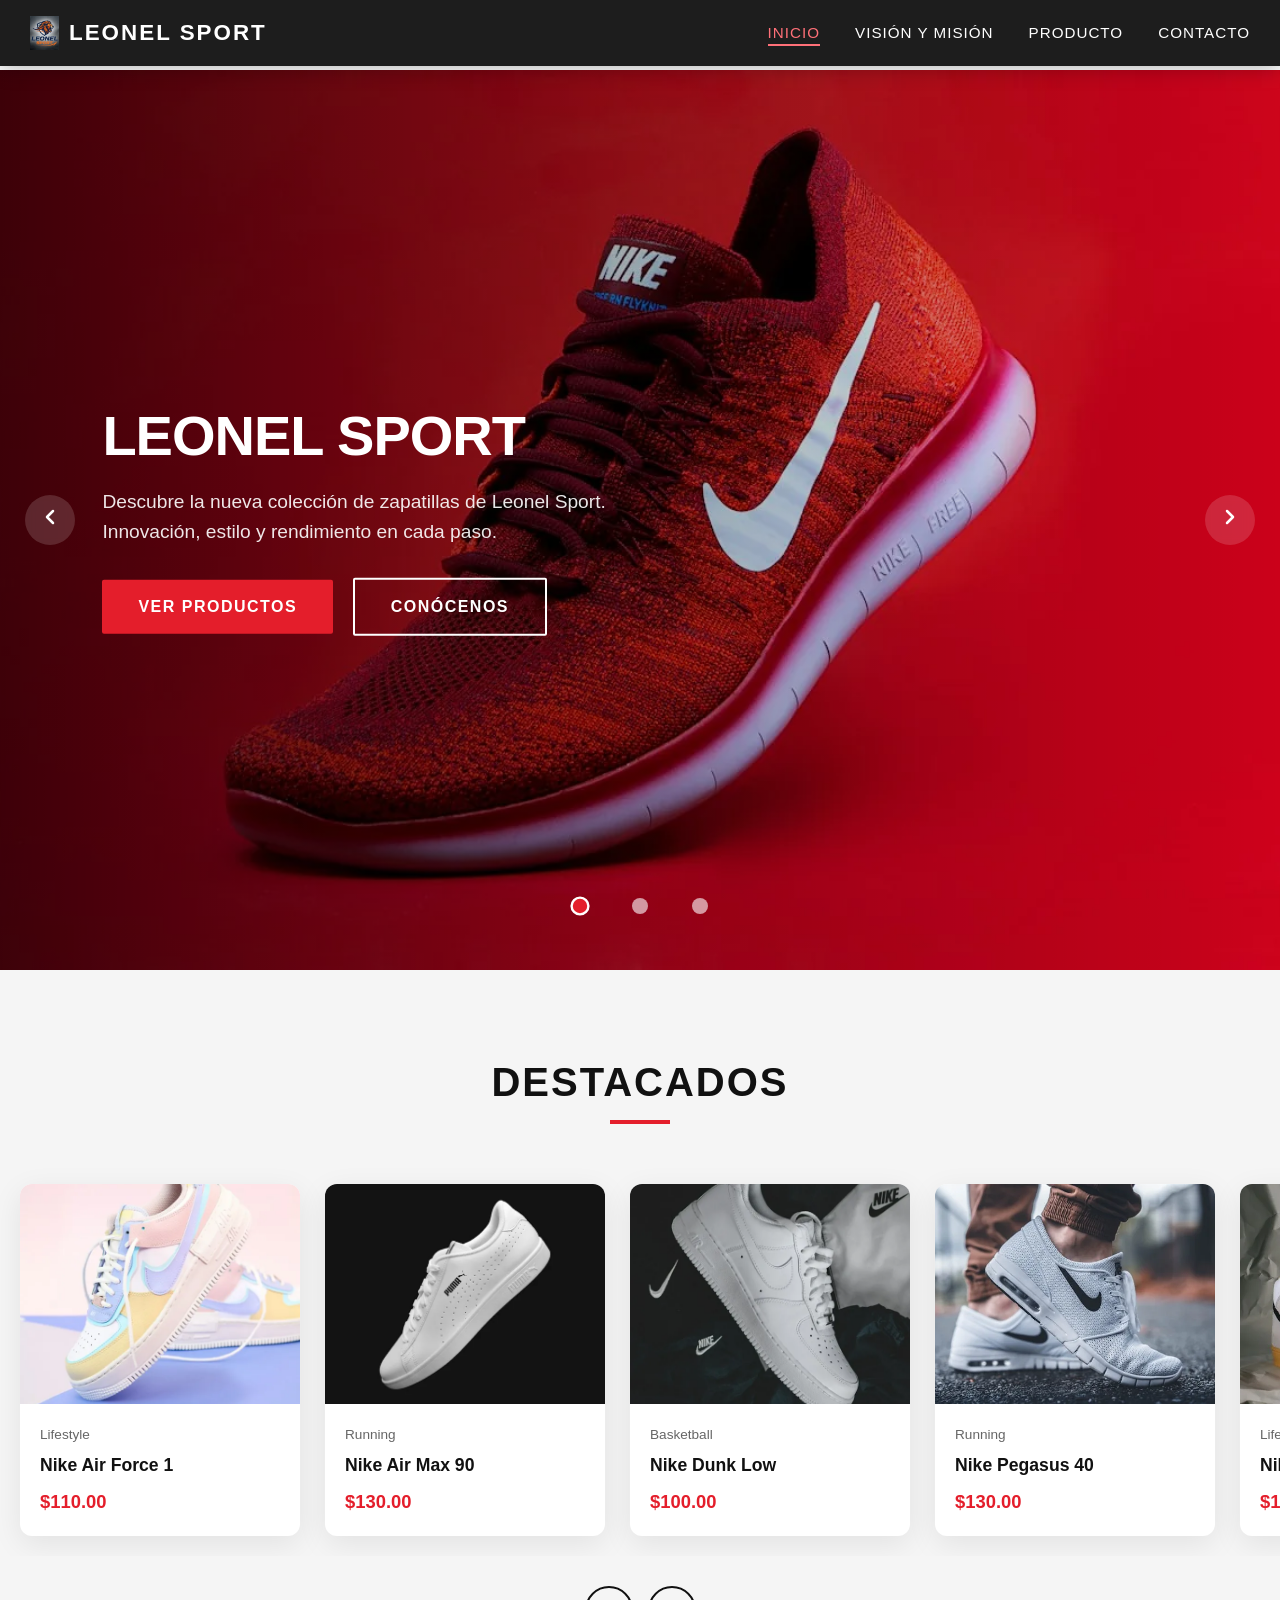
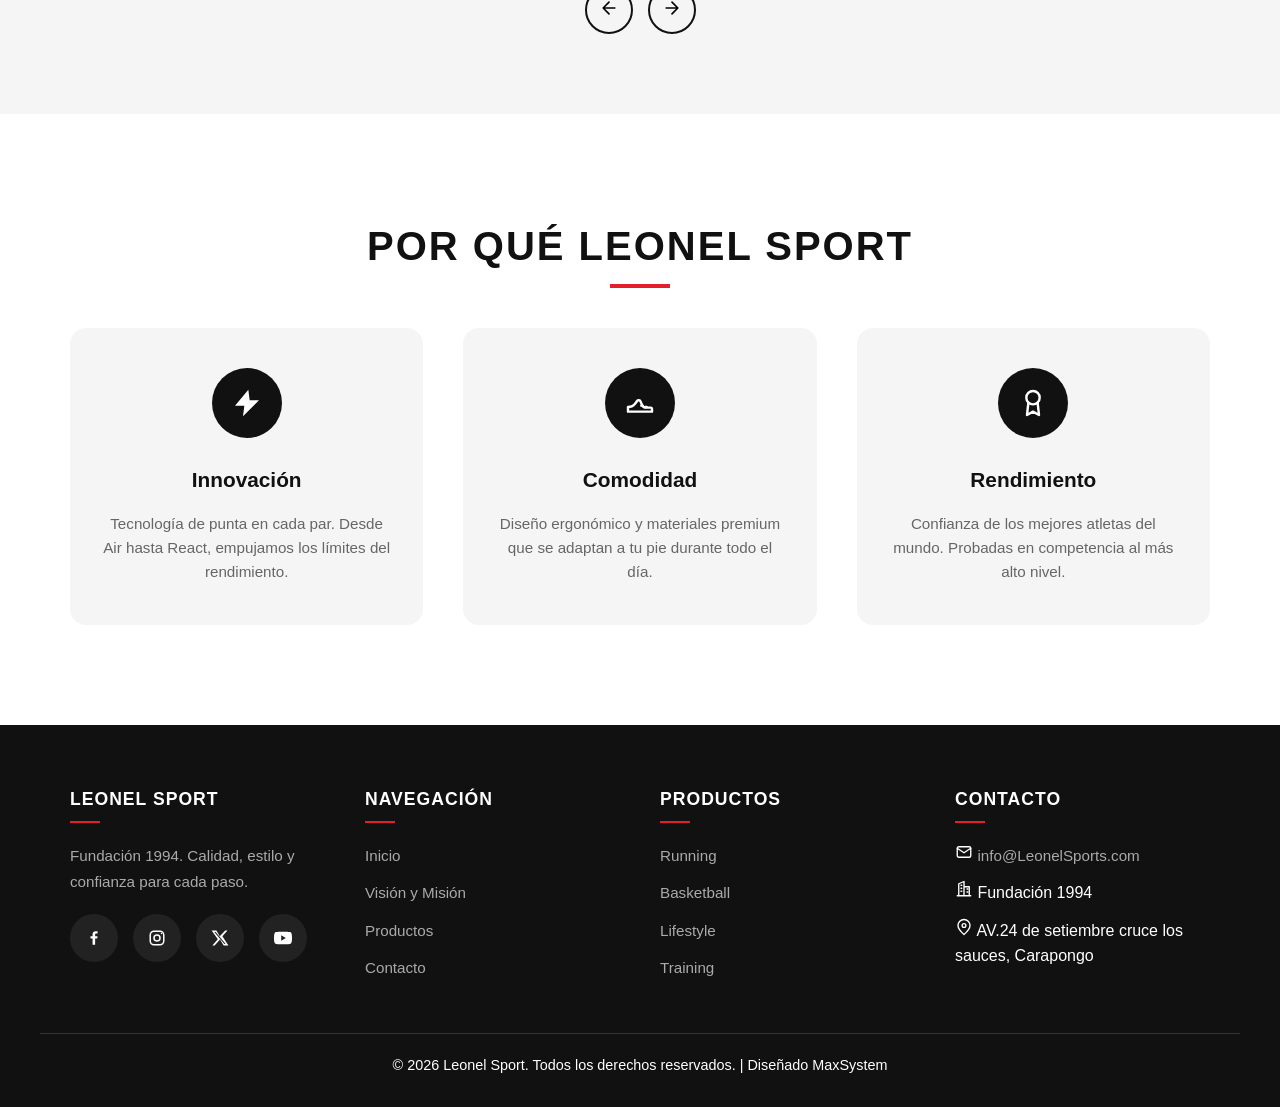
<file: index.html>
<!DOCTYPE html>
<html lang="es">
<head>
    <meta charset="UTF-8">
    <meta name="viewport" content="width=device-width, initial-scale=1.0">
    <title>Leonel Sport | Inicio</title>
    <meta name="description" content="Descubre la colección de Leonel Sport para running, lifestyle y entrenamiento. Explora modelos y conoce nuestra marca.">
    <link rel="preload" as="image" href="img/slide1.webp" media="(min-width: 769px)" fetchpriority="high">
    <link rel="preload" as="image" href="img/slide1-mobile.webp" media="(max-width: 768px)" fetchpriority="high">
    <link rel="stylesheet" href="css/styles.css">
</head>
<body>
    <!-- HEADER / NAV -->
    <header>
        <div class="nav-container">
            <a href="index.html" class="logo">
            <img src="img/logo.webp" alt="" width="180" height="211">
            <span>Leonel Sport</span>
            </a>
            <nav aria-label="Navegación principal">
            <ul class="nav-menu" id="nav-menu">
                <li><a href="index.html" class="active">Inicio</a></li>
                <li><a href="vision.html">Visión y Misión</a></li>
                <li><a href="producto.html">Producto</a></li>
                <li><a href="contacto.html">Contacto</a></li>
            </ul>
            </nav>
            <button type="button" class="menu-toggle" aria-label="Abrir menú" aria-expanded="false" aria-controls="nav-menu">
                <span></span>
                <span></span>
                <span></span>
            </button>
        </div>
    </header>

    <!-- HERO SLIDER -->
    <main>
    <section class="hero-slider" aria-label="Promociones destacadas">
        <div class="slides">
            <div class="slide">
                <div class="slide-content">
                    <h1>Leonel Sport</h1>
                    <p>Descubre la nueva colección de zapatillas de Leonel Sport. Innovación, estilo y rendimiento en cada paso.</p>
                    <a href="producto.html" class="btn">Ver Productos</a>
                    <a href="vision.html" class="btn btn-outline">Conócenos</a>
                </div>
            </div>
            <div class="slide" data-background="img/slide2.webp" data-background-mobile="img/slide2-mobile.webp">
                <div class="slide-content">
                    <h2>Air Max Revolution</h2>
                    <p>Máximo confort y diseño icónico. La tecnología Air que cambió el juego para siempre.</p>
                    <a href="producto.html" class="btn">Explorar</a>
                </div>
            </div>
            <div class="slide" data-background="img/slide3.webp" data-background-mobile="img/slide3-mobile.webp">
                <div class="slide-content">
                    <h2>Rendimiento Elite</h2>
                    <p>Diseñadas para atletas. Construidas para superarte a ti mismo cada día.</p>
                    <a href="producto.html" class="btn">Comprar Ahora</a>
                </div>
            </div>
        </div>
        <div class="slider-arrows">
            <button type="button" class="arrow prev" aria-label="Promoción anterior"><svg aria-hidden="true" viewBox="0 0 24 24" width="24" height="24" fill="none" stroke="currentColor" stroke-width="2.5" stroke-linecap="round" stroke-linejoin="round"><path d="m15 18-6-6 6-6"/></svg></button>
            <button type="button" class="arrow next" aria-label="Promoción siguiente"><svg aria-hidden="true" viewBox="0 0 24 24" width="24" height="24" fill="none" stroke="currentColor" stroke-width="2.5" stroke-linecap="round" stroke-linejoin="round"><path d="m9 18 6-6-6-6"/></svg></button>
        </div>
        <div class="slider-nav">
            <button type="button" class="slider-dot active" aria-label="Mostrar promoción 1" aria-current="true"></button>
            <button type="button" class="slider-dot" aria-label="Mostrar promoción 2"></button>
            <button type="button" class="slider-dot" aria-label="Mostrar promoción 3"></button>
        </div>
    </section>

    <!-- CAROUSEL BAR -->
    <section class="carousel-section">
        <div class="section-title">
            <h2>Destacados</h2>
        </div>
        <div class="carousel-container">
            <div class="carousel-track">
                <div class="carousel-item">
                    <img src="img/product1.webp" alt="Zapatilla Nike Air Force 1, vista lateral" width="600" height="900" loading="lazy" decoding="async">
                    <div class="carousel-info">
                        <p class="category">Lifestyle</p>
                        <h3>Nike Air Force 1</h3>
                        <p class="price">$110.00</p>
                    </div>
                </div>
                <div class="carousel-item">
                    <img src="img/product2.webp" alt="Zapatilla Nike Air Max 90, vista lateral" width="600" height="450" loading="lazy" decoding="async">
                    <div class="carousel-info">
                        <p class="category">Running</p>
                        <h3>Nike Air Max 90</h3>
                        <p class="price">$130.00</p>
                    </div>
                </div>
                <div class="carousel-item">
                    <img src="img/product3.webp" alt="Zapatilla Nike Dunk Low, vista lateral" width="600" height="750" loading="lazy" decoding="async">
                    <div class="carousel-info">
                        <p class="category">Basketball</p>
                        <h3>Nike Dunk Low</h3>
                        <p class="price">$100.00</p>
                    </div>
                </div>
                <div class="carousel-item">
                    <img src="img/product4.webp" alt="Zapatilla Nike Pegasus 40, vista lateral" width="600" height="400" loading="lazy" decoding="async">
                    <div class="carousel-info">
                        <p class="category">Running</p>
                        <h3>Nike Pegasus 40</h3>
                        <p class="price">$130.00</p>
                    </div>
                </div>
                <div class="carousel-item">
                    <img src="img/product5.webp" alt="Zapatilla Nike Blazer Mid, vista lateral" width="600" height="400" loading="lazy" decoding="async">
                    <div class="carousel-info">
                        <p class="category">Lifestyle</p>
                        <h3>Nike Blazer Mid</h3>
                        <p class="price">$100.00</p>
                    </div>
                </div>
                <div class="carousel-item">
                    <img src="img/product6.webp" alt="Zapatilla Nike React Infinity, vista lateral" width="600" height="600" loading="lazy" decoding="async">
                    <div class="carousel-info">
                        <p class="category">Training</p>
                        <h3>Nike React Infinity</h3>
                        <p class="price">$160.00</p>
                    </div>
                </div>
            </div>
        </div>
        <div class="carousel-controls">
            <button type="button" class="carousel-btn prev" aria-label="Productos anteriores"><svg aria-hidden="true" viewBox="0 0 24 24" width="20" height="20" fill="none" stroke="currentColor" stroke-width="2" stroke-linecap="round" stroke-linejoin="round"><path d="M19 12H5m7 7-7-7 7-7"/></svg></button>
            <button type="button" class="carousel-btn next" aria-label="Productos siguientes"><svg aria-hidden="true" viewBox="0 0 24 24" width="20" height="20" fill="none" stroke="currentColor" stroke-width="2" stroke-linecap="round" stroke-linejoin="round"><path d="M5 12h14m-7-7 7 7-7 7"/></svg></button>
        </div>
    </section>

    <!-- FEATURES / BODY WITH TRANSITIONS -->
    <section class="features">
        <div class="section-title">
            <h2>Por qué Leonel Sport</h2>
        </div>
        <div class="features-grid">
            <div class="feature-card">
                <div class="feature-icon"><svg aria-hidden="true" viewBox="0 0 24 24" width="32" height="32" fill="currentColor"><path d="M13 2 3 14h7l-1 8 12-12h-7z"/></svg></div>
                <h3>Innovación</h3>
                <p>Tecnología de punta en cada par. Desde Air hasta React, empujamos los límites del rendimiento.</p>
            </div>
            <div class="feature-card">
                <div class="feature-icon"><svg aria-hidden="true" viewBox="0 0 24 24" width="32" height="32" fill="none" stroke="currentColor" stroke-width="1.8" stroke-linecap="round" stroke-linejoin="round"><path d="M3 15c2.4 0 4.2-.8 5.6-2.8l1.2-1.7a1.5 1.5 0 0 1 2.6.3l1.1 2.7c.5 1.2 1.7 2 3 2H20a1 1 0 0 1 1 1v2H3z"/><path d="M13 14h1m2 1h1"/></svg></div>
                <h3>Comodidad</h3>
                <p>Diseño ergonómico y materiales premium que se adaptan a tu pie durante todo el día.</p>
            </div>
            <div class="feature-card">
                <div class="feature-icon"><svg aria-hidden="true" viewBox="0 0 24 24" width="32" height="32" fill="none" stroke="currentColor" stroke-width="1.8" stroke-linecap="round" stroke-linejoin="round"><circle cx="12" cy="8" r="5"/><path d="m8.5 12-1 9 4.5-2.5 4.5 2.5-1-9"/></svg></div>
                <h3>Rendimiento</h3>
                <p>Confianza de los mejores atletas del mundo. Probadas en competencia al más alto nivel.</p>
            </div>
        </div>
    </section>
    </main>

    <!-- FOOTER -->
    <footer>
        <div class="footer-container">
            <div class="footer-col">
                <h4>Leonel Sport</h4>
                <p>Fundación 1994. Calidad, estilo y confianza para cada paso.</p>
                <div class="social-links">
                    <a href="https://www.facebook.com/" aria-label="Leonel Sport en Facebook" target="_blank" rel="noopener noreferrer"><svg aria-hidden="true" viewBox="0 0 24 24" width="18" height="18" fill="currentColor"><path d="M13.5 21v-8.2h2.8l.4-3.2h-3.2V7.5c0-.9.3-1.5 1.6-1.5h1.7V3.1c-.3 0-1.3-.1-2.5-.1-2.5 0-4.2 1.5-4.2 4.3v2.3H7.3v3.2h2.8V21z"/></svg></a>
                    <a href="https://www.instagram.com/" aria-label="Leonel Sport en Instagram" target="_blank" rel="noopener noreferrer"><svg aria-hidden="true" viewBox="0 0 24 24" width="18" height="18" fill="none" stroke="currentColor" stroke-width="2"><rect x="3" y="3" width="18" height="18" rx="5"/><circle cx="12" cy="12" r="4"/><circle cx="18" cy="6" r="1" fill="currentColor" stroke="none"/></svg></a>
                    <a href="https://x.com/" aria-label="Leonel Sport en X" target="_blank" rel="noopener noreferrer"><svg aria-hidden="true" viewBox="0 0 24 24" width="18" height="18" fill="currentColor"><path d="M18.9 2H22l-6.8 7.8L23.2 22h-6.3L12 13.9 4.9 22H1.8l7.3-8.4L.8 2h6.4l4.5 7.5zm-1.1 18h1.7L6.2 3.9H4.4z"/></svg></a>
                    <a href="https://www.youtube.com/" aria-label="Leonel Sport en YouTube" target="_blank" rel="noopener noreferrer"><svg aria-hidden="true" viewBox="0 0 24 24" width="18" height="18" fill="currentColor"><path d="M23.5 6.2a3 3 0 0 0-2.1-2.1C19.5 3.6 12 3.6 12 3.6s-7.5 0-9.4.5A3 3 0 0 0 .5 6.2 31 31 0 0 0 0 12a31 31 0 0 0 .5 5.8 3 3 0 0 0 2.1 2.1c1.9.5 9.4.5 9.4.5s7.5 0 9.4-.5a3 3 0 0 0 2.1-2.1A31 31 0 0 0 24 12a31 31 0 0 0-.5-5.8ZM9.6 15.6V8.4l6.2 3.6z"/></svg></a>
                </div>
            </div>
            <div class="footer-col">
                <h4>Navegación</h4>
                <ul>
                    <li><a href="index.html">Inicio</a></li>
                    <li><a href="vision.html">Visión y Misión</a></li>
                    <li><a href="producto.html">Productos</a></li>
                    <li><a href="contacto.html">Contacto</a></li>
                </ul>
            </div>
            <div class="footer-col">
                <h4>Productos</h4>
                <ul>
                    <li><a href="producto.html">Running</a></li>
                    <li><a href="producto.html">Basketball</a></li>
                    <li><a href="producto.html">Lifestyle</a></li>
                    <li><a href="producto.html">Training</a></li>
                </ul>
            </div>
            <div class="footer-col">
                <h4>Contacto</h4>
                <ul>
                    <li><svg aria-hidden="true" viewBox="0 0 24 24" width="18" height="18" fill="none" stroke="currentColor" stroke-width="1.8" stroke-linecap="round" stroke-linejoin="round"><rect x="3" y="5" width="18" height="14" rx="2"/><path d="m3 7 9 6 9-6"/></svg> <a href="mailto:info@LeonelSports.com">info@LeonelSports.com</a></li>
                    <li><svg aria-hidden="true" viewBox="0 0 24 24" width="18" height="18" fill="none" stroke="currentColor" stroke-width="1.8" stroke-linecap="round" stroke-linejoin="round"><path d="M3 21h18M5 21V5l7-3v19M12 9h7v12M8 7h1m-1 4h1m-1 4h1m7-3h1m-1 4h1"/></svg> Fundación 1994</li>
                    <li><svg aria-hidden="true" viewBox="0 0 24 24" width="18" height="18" fill="none" stroke="currentColor" stroke-width="1.8" stroke-linecap="round" stroke-linejoin="round"><path d="M20 10c0 5-8 12-8 12S4 15 4 10a8 8 0 1 1 16 0Z"/><circle cx="12" cy="10" r="2.5"/></svg> AV.24 de setiembre cruce los sauces, Carapongo</li>
                </ul>
            </div>
        </div>
        <div class="footer-bottom">
            <p>&copy; 2026 Leonel Sport. Todos los derechos reservados. | Diseñado MaxSystem</p>
        </div>
    </footer>

    <script src="js/main.js" defer></script>
</body>
</html>
</file>
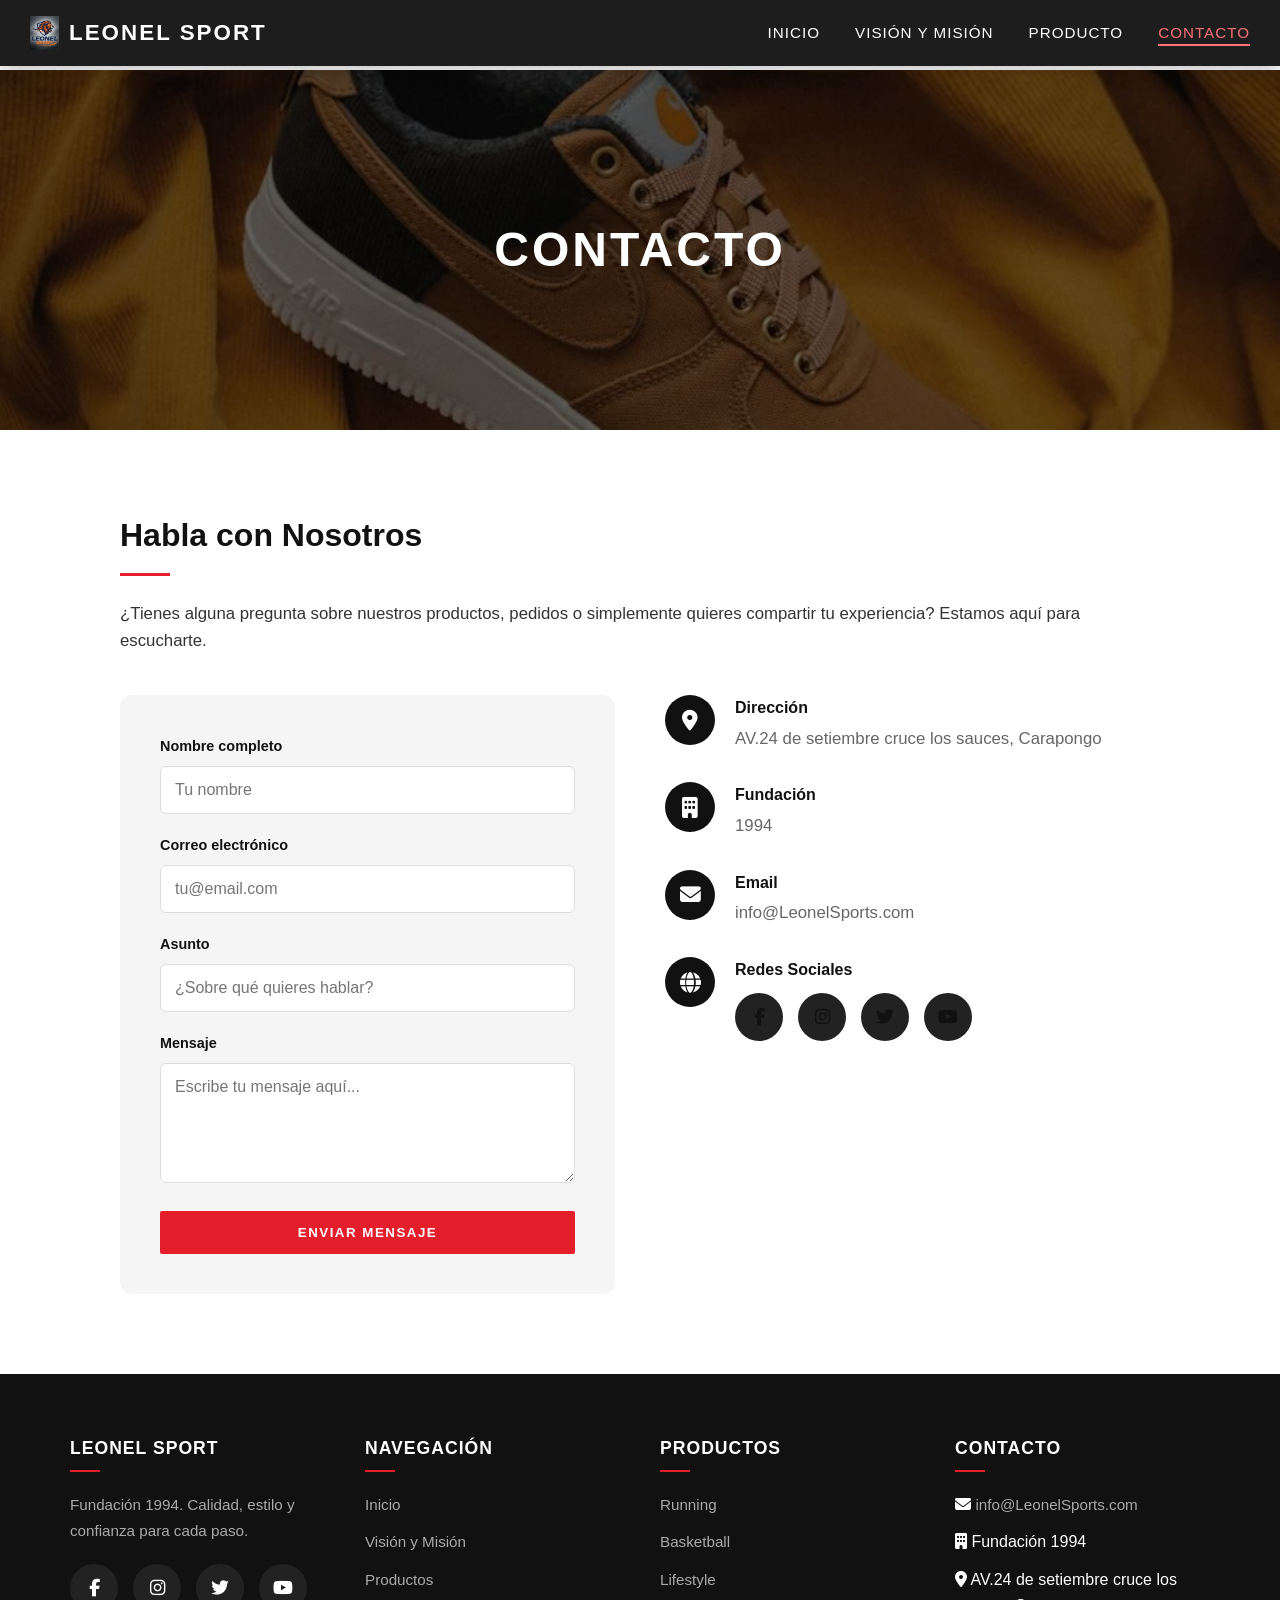
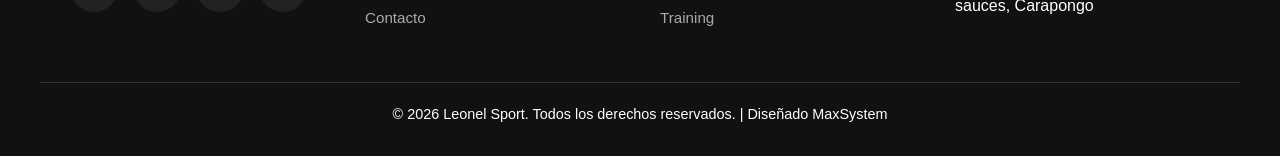
<file: contacto.html>
<!DOCTYPE html>
<html lang="es">
<head>
    <meta charset="UTF-8">
    <meta name="viewport" content="width=device-width, initial-scale=1.0">
    <title>Leonel Sport | Contacto</title>
    <meta name="description" content="Contacta con el equipo de Leonel Sport para resolver dudas sobre productos, pedidos o compartir tu experiencia.">
    <link rel="preconnect" href="https://cdnjs.cloudflare.com" crossorigin>
    <link rel="stylesheet" href="css/styles.css">
    <link rel="preload" href="https://cdnjs.cloudflare.com/ajax/libs/font-awesome/6.5.1/css/all.min.css" as="style" onload="this.onload=null;this.rel='stylesheet'">
    <noscript><link rel="stylesheet" href="https://cdnjs.cloudflare.com/ajax/libs/font-awesome/6.5.1/css/all.min.css"></noscript>
</head>
<body>
    <!-- HEADER / NAV -->
    <header>
        <div class="nav-container">
            <a href="index.html" class="logo">
                <img src="img/logo.webp" alt="Leonel Sport Logo">
                <span>Leonel Sport</span>
            </a>
            <nav aria-label="Navegación principal">
            <ul class="nav-menu" id="nav-menu">
                <li><a href="index.html">Inicio</a></li>
                <li><a href="vision.html">Visión y Misión</a></li>
                <li><a href="producto.html">Producto</a></li>
                <li><a href="contacto.html" class="active">Contacto</a></li>
            </ul>
            </nav>
            <button type="button" class="menu-toggle" aria-label="Abrir menú" aria-expanded="false" aria-controls="nav-menu">
                <span></span>
                <span></span>
                <span></span>
            </button>
        </div>
    </header>

    <!-- PAGE HERO -->
    <main>
    <section class="page-hero">
        <h1>Contacto</h1>
    </section>

    <!-- CONTENT -->
    <section class="content-section">
        <h2>Habla con Nosotros</h2>
        <p>
            ¿Tienes alguna pregunta sobre nuestros productos, pedidos o simplemente quieres compartir 
            tu experiencia? Estamos aquí para escucharte.
        </p>

        <div class="contact-grid">
            <div class="contact-form">
                <form>
                    <div class="form-group">
                        <label for="nombre">Nombre completo</label>
                        <input type="text" id="nombre" name="nombre" placeholder="Tu nombre" required>
                    </div>
                    <div class="form-group">
                        <label for="email">Correo electrónico</label>
                        <input type="email" id="email" name="email" placeholder="tu@email.com" required>
                    </div>
                    <div class="form-group">
                        <label for="asunto">Asunto</label>
                        <input type="text" id="asunto" name="asunto" placeholder="¿Sobre qué quieres hablar?">
                    </div>
                    <div class="form-group">
                        <label for="mensaje">Mensaje</label>
                        <textarea id="mensaje" name="mensaje" rows="5" placeholder="Escribe tu mensaje aquí..." required></textarea>
                    </div>
                    <button type="submit" class="btn btn-full">Enviar Mensaje</button>
                </form>
            </div>

            <div class="contact-info">
                <div class="info-item">
                    <div class="info-icon"><i class="fas fa-map-marker-alt"></i></div>
                    <div>
                        <h4>Dirección</h4>
                        <p>AV.24 de setiembre cruce los sauces, Carapongo</p>
                    </div>
                </div>
                <div class="info-item">
                    <div class="info-icon"><i class="fas fa-building"></i></div>
                    <div>
                        <h4>Fundación</h4>
                        <p>1994</p>
                    </div>
                </div>
                <div class="info-item">
                    <div class="info-icon"><i class="fas fa-envelope"></i></div>
                    <div>
                        <h4>Email</h4>
                        <p><a href="mailto:info@LeonelSports.com">info@LeonelSports.com</a></p>
                    </div>
                </div>
                <div class="info-item">
                    <div class="info-icon"><i class="fas fa-globe"></i></div>
                    <div>
                        <h4>Redes Sociales</h4>
                        <div class="social-links contact-social-links">
                            <a href="https://www.facebook.com/" aria-label="Leonel Sport en Facebook" target="_blank" rel="noopener noreferrer"><i class="fab fa-facebook-f" aria-hidden="true"></i></a>
                            <a href="https://www.instagram.com/" aria-label="Leonel Sport en Instagram" target="_blank" rel="noopener noreferrer"><i class="fab fa-instagram" aria-hidden="true"></i></a>
                            <a href="https://x.com/" aria-label="Leonel Sport en X" target="_blank" rel="noopener noreferrer"><i class="fab fa-twitter" aria-hidden="true"></i></a>
                            <a href="https://www.youtube.com/" aria-label="Leonel Sport en YouTube" target="_blank" rel="noopener noreferrer"><i class="fab fa-youtube" aria-hidden="true"></i></a>
                        </div>
                    </div>
                </div>
            </div>
        </div>
    </section>
    </main>

    <!-- FOOTER -->
    <footer>
        <div class="footer-container">
            <div class="footer-col">
                <h4>Leonel Sport</h4>
                <p>Fundación 1994. Calidad, estilo y confianza para cada paso.</p>
                <div class="social-links">
                    <a href="https://www.facebook.com/" aria-label="Leonel Sport en Facebook" target="_blank" rel="noopener noreferrer"><i class="fab fa-facebook-f" aria-hidden="true"></i></a>
                    <a href="https://www.instagram.com/" aria-label="Leonel Sport en Instagram" target="_blank" rel="noopener noreferrer"><i class="fab fa-instagram" aria-hidden="true"></i></a>
                    <a href="https://x.com/" aria-label="Leonel Sport en X" target="_blank" rel="noopener noreferrer"><i class="fab fa-twitter" aria-hidden="true"></i></a>
                    <a href="https://www.youtube.com/" aria-label="Leonel Sport en YouTube" target="_blank" rel="noopener noreferrer"><i class="fab fa-youtube" aria-hidden="true"></i></a>
                </div>
            </div>
            <div class="footer-col">
                <h4>Navegación</h4>
                <ul>
                    <li><a href="index.html">Inicio</a></li>
                    <li><a href="vision.html">Visión y Misión</a></li>
                    <li><a href="producto.html">Productos</a></li>
                    <li><a href="contacto.html">Contacto</a></li>
                </ul>
            </div>
            <div class="footer-col">
                <h4>Productos</h4>
                <ul>
                    <li><a href="producto.html">Running</a></li>
                    <li><a href="producto.html">Basketball</a></li>
                    <li><a href="producto.html">Lifestyle</a></li>
                    <li><a href="producto.html">Training</a></li>
                </ul>
            </div>
            <div class="footer-col">
                <h4>Contacto</h4>
                <ul>
                    <li><i class="fas fa-envelope"></i> <a href="mailto:info@LeonelSports.com">info@LeonelSports.com</a></li>
                    <li><i class="fas fa-building"></i> Fundación 1994</li>
                    <li><i class="fas fa-map-marker-alt"></i> AV.24 de setiembre cruce los sauces, Carapongo</li>
                </ul>
            </div>
        </div>
        <div class="footer-bottom">
            <p>&copy; 2026 Leonel Sport. Todos los derechos reservados. | Diseñado MaxSystem</p>
        </div>
    </footer>

    <script src="js/main.js" defer></script>
</body>
</html>
</file>
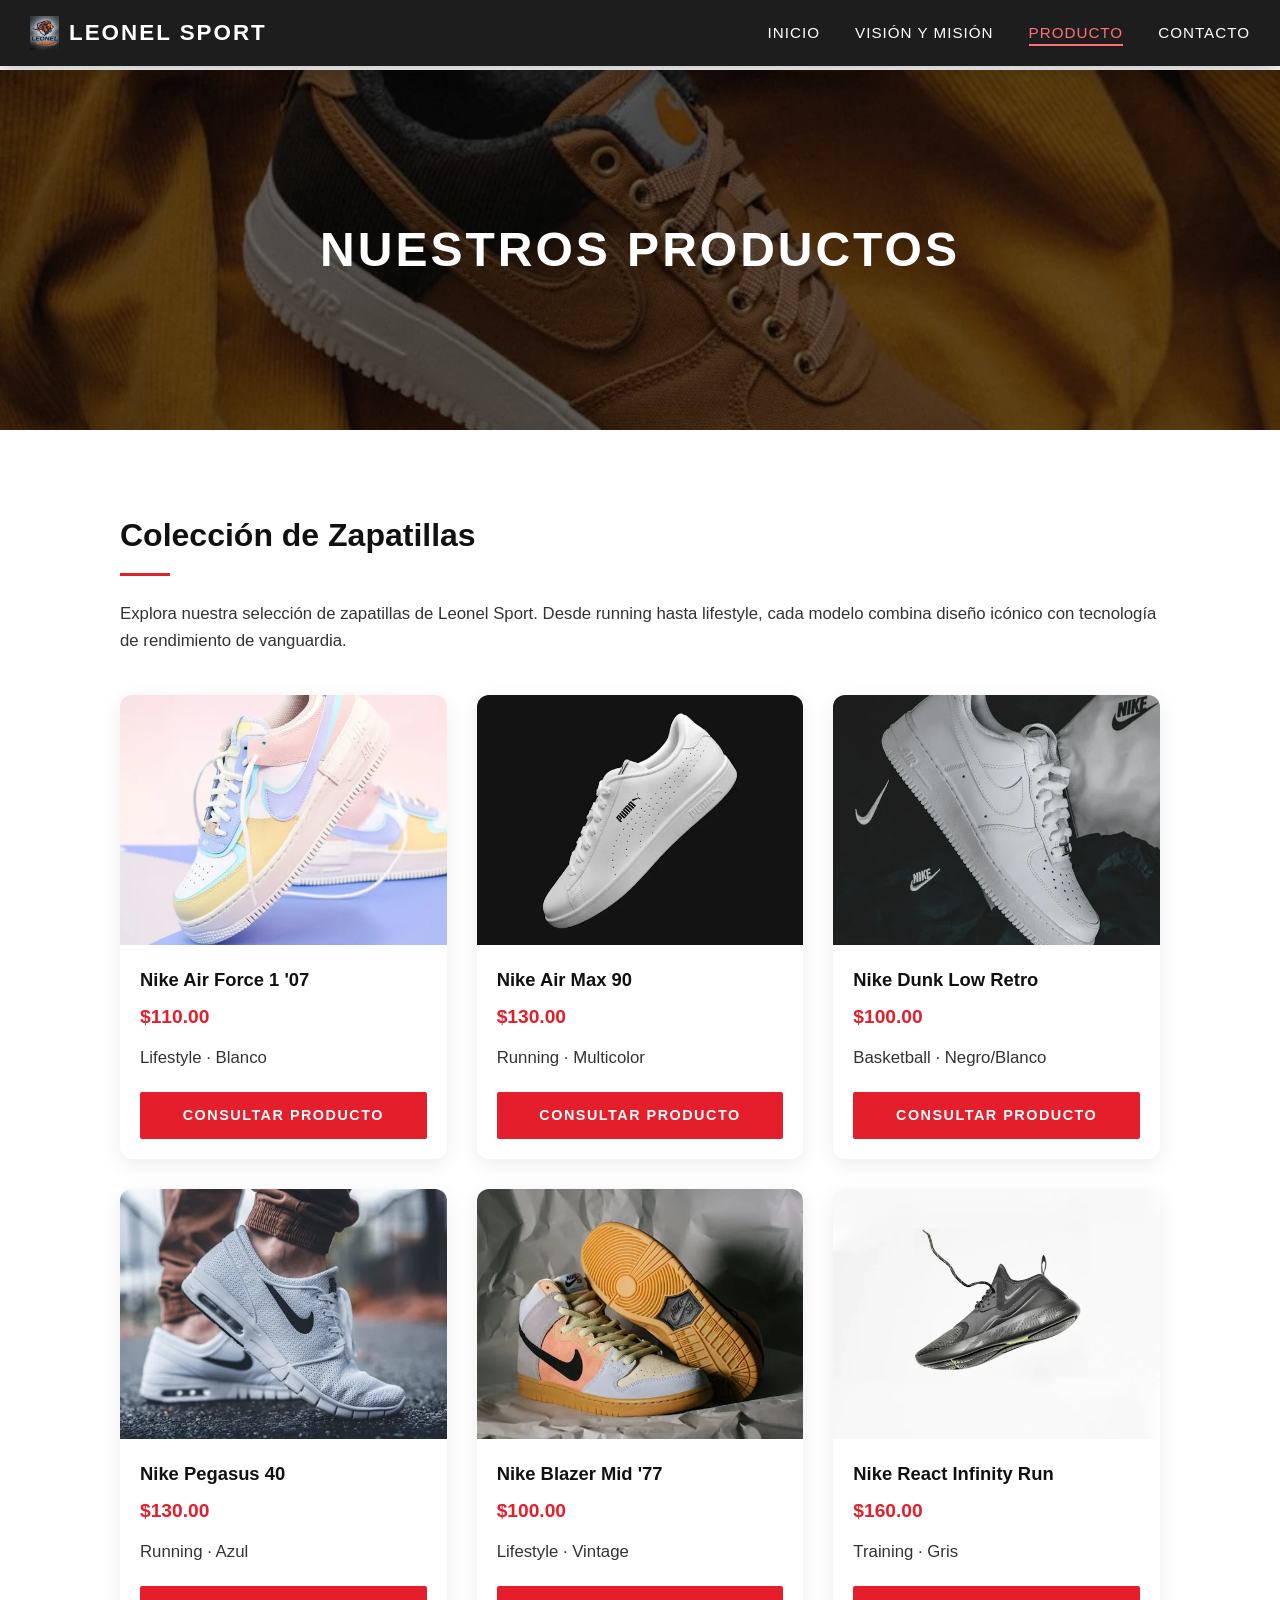
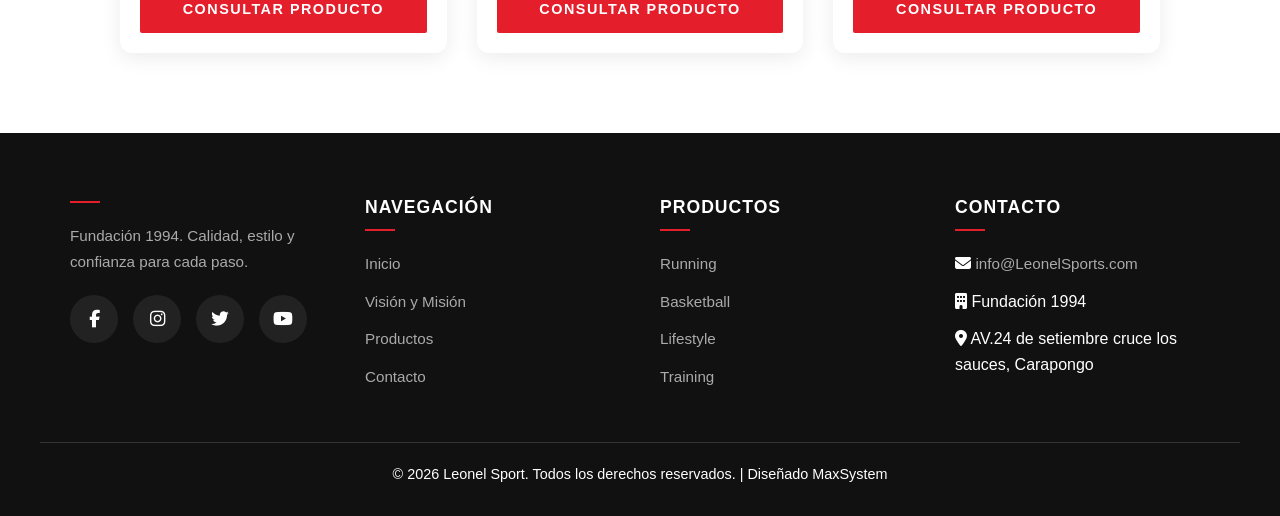
<file: producto.html>
<!DOCTYPE html>
<html lang="es">
<head>
    <meta charset="UTF-8">
    <meta name="viewport" content="width=device-width, initial-scale=1.0">
    <title>Leonel Sport | Productos</title>
    <meta name="description" content="Explora la colección de Leonel Sport para running, basketball, lifestyle y entrenamiento, con modelos destacados.">
    <link rel="preconnect" href="https://cdnjs.cloudflare.com" crossorigin>
    <link rel="stylesheet" href="css/styles.css">
    <link rel="preload" href="https://cdnjs.cloudflare.com/ajax/libs/font-awesome/6.5.1/css/all.min.css" as="style" onload="this.onload=null;this.rel='stylesheet'">
    <noscript><link rel="stylesheet" href="https://cdnjs.cloudflare.com/ajax/libs/font-awesome/6.5.1/css/all.min.css"></noscript>
</head>
<body>
    <!-- HEADER / NAV -->
    <header>
        <div class="nav-container">
            <a href="index.html" class="logo">
                <img src="img/logo.webp" alt="Leonel Sport Logo">
                <span>Leonel Sport</span>
            </a>
            <nav aria-label="Navegación principal">
            <ul class="nav-menu" id="nav-menu">
                <li><a href="index.html">Inicio</a></li>
                <li><a href="vision.html">Visión y Misión</a></li>
                <li><a href="producto.html" class="active">Producto</a></li>
                <li><a href="contacto.html">Contacto</a></li>
            </ul>
            </nav>
            <button type="button" class="menu-toggle" aria-label="Abrir menú" aria-expanded="false" aria-controls="nav-menu">
                <span></span>
                <span></span>
                <span></span>
            </button>
        </div>
    </header>

    <!-- PAGE HERO -->
    <main>
    <section class="page-hero">
        <h1>Nuestros Productos</h1>
    </section>

    <!-- PRODUCTS -->
    <section class="content-section">
        <h2>Colección de Zapatillas</h2>
        <p>
            Explora nuestra selección de zapatillas de Leonel Sport. Desde running hasta lifestyle, cada modelo 
            combina diseño icónico con tecnología de rendimiento de vanguardia.
        </p>

        <div class="products-grid">
            <div class="product-card">
                <img src="img/product1.webp" alt="Zapatilla Nike Air Force 1 '07, vista lateral" loading="lazy" decoding="async">
                <div class="product-details">
                    <h3>Nike Air Force 1 '07</h3>
                    <p class="price">$110.00</p>
                    <p class="product-meta">Lifestyle · Blanco</p>
                    <a href="contacto.html" class="btn">Consultar producto</a>
                </div>
            </div>
            <div class="product-card">
                <img src="img/product2.webp" alt="Zapatilla Nike Air Max 90, vista lateral" loading="lazy" decoding="async">
                <div class="product-details">
                    <h3>Nike Air Max 90</h3>
                    <p class="price">$130.00</p>
                    <p class="product-meta">Running · Multicolor</p>
                    <a href="contacto.html" class="btn">Consultar producto</a>
                </div>
            </div>
            <div class="product-card">
                <img src="img/product3.webp" alt="Zapatilla Nike Dunk Low Retro, vista lateral" loading="lazy" decoding="async">
                <div class="product-details">
                    <h3>Nike Dunk Low Retro</h3>
                    <p class="price">$100.00</p>
                    <p class="product-meta">Basketball · Negro/Blanco</p>
                    <a href="contacto.html" class="btn">Consultar producto</a>
                </div>
            </div>
            <div class="product-card">
                <img src="img/product4.webp" alt="Zapatilla Nike Pegasus 40, vista lateral" loading="lazy" decoding="async">
                <div class="product-details">
                    <h3>Nike Pegasus 40</h3>
                    <p class="price">$130.00</p>
                    <p class="product-meta">Running · Azul</p>
                    <a href="contacto.html" class="btn">Consultar producto</a>
                </div>
            </div>
            <div class="product-card">
                <img src="img/product5.webp" alt="Zapatilla Nike Blazer Mid '77, vista lateral" loading="lazy" decoding="async">
                <div class="product-details">
                    <h3>Nike Blazer Mid '77</h3>
                    <p class="price">$100.00</p>
                    <p class="product-meta">Lifestyle · Vintage</p>
                    <a href="contacto.html" class="btn">Consultar producto</a>
                </div>
            </div>
            <div class="product-card">
                <img src="img/product6.webp" alt="Zapatilla Nike React Infinity Run, vista lateral" loading="lazy" decoding="async">
                <div class="product-details">
                    <h3>Nike React Infinity Run</h3>
                    <p class="price">$160.00</p>
                    <p class="product-meta">Training · Gris</p>
                    <a href="contacto.html" class="btn">Consultar producto</a>
                </div>
            </div>
        </div>
    </section>
    </main>

        <!-- FOOTER -->
    <footer>
        <div class="footer-container">
            <div class="footer-col">
                <h4></h4>
                <p>Fundación 1994. Calidad, estilo y confianza para cada paso.</p>
                <div class="social-links">
                    <a href="https://www.facebook.com/" aria-label="Leonel Sport en Facebook" target="_blank" rel="noopener noreferrer"><i class="fab fa-facebook-f" aria-hidden="true"></i></a>
                    <a href="https://www.instagram.com/" aria-label="Leonel Sport en Instagram" target="_blank" rel="noopener noreferrer"><i class="fab fa-instagram" aria-hidden="true"></i></a>
                    <a href="https://x.com/" aria-label="Leonel Sport en X" target="_blank" rel="noopener noreferrer"><i class="fab fa-twitter" aria-hidden="true"></i></a>
                    <a href="https://www.youtube.com/" aria-label="Leonel Sport en YouTube" target="_blank" rel="noopener noreferrer"><i class="fab fa-youtube" aria-hidden="true"></i></a>
                </div>
            </div>
            <div class="footer-col">
                <h4>Navegación</h4>
                <ul>
                    <li><a href="index.html">Inicio</a></li>
                    <li><a href="vision.html">Visión y Misión</a></li>
                    <li><a href="producto.html">Productos</a></li>
                    <li><a href="contacto.html">Contacto</a></li>
                </ul>
            </div>
            <div class="footer-col">
                <h4>Productos</h4>
                <ul>
                    <li><a href="producto.html">Running</a></li>
                    <li><a href="producto.html">Basketball</a></li>
                    <li><a href="producto.html">Lifestyle</a></li>
                    <li><a href="producto.html">Training</a></li>
                </ul>
            </div>
            <div class="footer-col">
                <h4>Contacto</h4>
                <ul>
                    <li><i class="fas fa-envelope"></i> <a href="mailto:info@LeonelSports.com">info@LeonelSports.com</a></li>
                    <li><i class="fas fa-building"></i> Fundación 1994</li>
                    <li><i class="fas fa-map-marker-alt"></i> AV.24 de setiembre cruce los sauces, Carapongo</li>
                </ul>
            </div>
        </div>
        <div class="footer-bottom">
            <p>&copy; 2026 Leonel Sport. Todos los derechos reservados. | Diseñado MaxSystem</p>
        </div>
    </footer>

    <script src="js/main.js" defer></script>
</body>
</html>
</file>
<file: css/styles.css>
/* ===== RESET & BASE ===== */
* {
    margin: 0;
    padding: 0;
    box-sizing: border-box;
}

:root {
    --color-negro: #111111;
    --color-blanco: #ffffff;
    --color-rojo: #e41e2b;
    --color-gris: #666666;
    --color-claro: #f5f5f5;
    --transition: all 0.4s cubic-bezier(0.25, 0.46, 0.45, 0.94);
}

html {
    scroll-behavior: smooth;
}

body {
    font-family: 'Helvetica Neue', Helvetica, Arial, sans-serif;
    background-color: var(--color-blanco);
    color: var(--color-negro);
    line-height: 1.6;
    overflow-x: hidden;
}

a {
    text-decoration: none;
    color: inherit;
    transition: var(--transition);
}

img {
    max-width: 100%;
    height: auto;
    display: block;
}

/* ===== HEADER / NAV ===== */
header {
    position: fixed;
    top: 0;
    left: 0;
    width: 100%;
    background: rgba(17, 17, 17, 0.95);
    backdrop-filter: blur(10px);
    z-index: 1000;
    transition: var(--transition);
    box-shadow: 0 2px 20px rgba(0,0,0,0.3);
}

header.scrolled {
    background: rgba(17, 17, 17, 0.98);
    padding: 5px 0;
}

.nav-container {
    max-width: 1400px;
    margin: 0 auto;
    display: flex;
    justify-content: space-between;
    align-items: center;
    padding: 15px 30px;
}

.logo {
    display: flex;
    align-items: center;
    gap: 10px;
}

.logo img {
    height: 34px;
    width: auto;
    display: block;
    object-fit: contain;
    filter: none;
    background: transparent;
}

.logo span {
    color: var(--color-blanco);
    font-size: 1.4rem;
    font-weight: 700;
    letter-spacing: 2px;
    text-transform: uppercase;
}

.nav-menu {
    display: flex;
    list-style: none;
    gap: 35px;
}

.nav-menu a {
    color: var(--color-blanco);
    font-size: 0.95rem;
    font-weight: 500;
    letter-spacing: 1px;
    text-transform: uppercase;
    position: relative;
    padding: 5px 0;
}

.nav-menu a::after {
    content: '';
    position: absolute;
    bottom: 0;
    left: 0;
    width: 0;
    height: 2px;
    background: var(--color-rojo);
    transition: var(--transition);
}

.nav-menu a:hover::after,
.nav-menu a:focus-visible::after,
.nav-menu a.active::after {
    width: 100%;
    background: #ff7078;
}

.nav-menu a:hover,
.nav-menu a:focus-visible,
.nav-menu a.active {
    color: #ff7078;
}

.menu-toggle {
    display: none;
    flex-direction: column;
    align-items: center;
    justify-content: center;
    width: 44px;
    height: 44px;
    padding: 0;
    border: 0;
    background: transparent;
    cursor: pointer;
    gap: 5px;
}

.menu-toggle span {
    width: 25px;
    height: 3px;
    background: var(--color-blanco);
    transition: var(--transition);
}

/* ===== HERO SLIDER ===== */
.hero-slider {
    position: relative;
    height: 100vh;
    min-height: 600px;
    overflow: hidden;
    margin-top: 70px;
}

.slides {
    display: flex;
    height: 100%;
    transition: transform 0.8s cubic-bezier(0.77, 0, 0.175, 1);
}

.slide {
    min-width: 100%;
    height: 100%;
    position: relative;
    background-size: cover;
    background-position: center;
}

.slide:first-child {
    background-image: url('../img/slide1.webp');
}

.slide::before {
    content: '';
    position: absolute;
    inset: 0;
    background: linear-gradient(to right, rgba(0,0,0,0.7) 0%, rgba(0,0,0,0.3) 50%, transparent 100%);
}

.slide-content {
    position: absolute;
    top: 50%;
    left: 8%;
    transform: translateY(-50%);
    color: var(--color-blanco);
    max-width: 550px;
    z-index: 2;
    opacity: 1;
    animation: none;
}

.slide-content h1,
.slide-content h2 {
    font-size: 3.5rem;
    font-weight: 900;
    line-height: 1.1;
    margin-bottom: 20px;
    text-transform: uppercase;
    letter-spacing: -1px;
}

.slide-content p {
    font-size: 1.2rem;
    margin-bottom: 30px;
    opacity: 0.9;
}

.btn {
    display: inline-block;
    padding: 14px 36px;
    background: var(--color-rojo);
    color: var(--color-blanco);
    font-weight: 700;
    text-transform: uppercase;
    letter-spacing: 1.5px;
    border: none;
    cursor: pointer;
    transition: var(--transition);
    border-radius: 2px;
}

.btn-full {
    width: 100%;
}

.btn:hover {
    background: #c41a24;
    transform: translateY(-3px);
    box-shadow: 0 10px 25px rgba(228, 30, 43, 0.4);
}

.btn-outline {
    background: transparent;
    border: 2px solid var(--color-blanco);
    margin-left: 15px;
}

.btn-outline:hover {
    background: var(--color-blanco);
    color: var(--color-negro);
}

.slider-nav {
    position: absolute;
    bottom: 40px;
    left: 50%;
    transform: translateX(-50%);
    display: flex;
    gap: 12px;
    z-index: 10;
}

.slider-dot {
    display: grid;
    place-items: center;
    width: 48px;
    height: 48px;
    border-radius: 50%;
    background: transparent;
    border: 0;
    cursor: pointer;
}

.slider-dot::before {
    content: '';
    width: 12px;
    height: 12px;
    border-radius: 50%;
    background: rgba(255,255,255,0.6);
    border: 2px solid transparent;
    transition: var(--transition);
}

.slider-dot.active::before {
    background: var(--color-rojo);
    border-color: var(--color-blanco);
    transform: scale(1.2);
}

.slider-arrows {
    position: absolute;
    top: 50%;
    width: 100%;
    display: flex;
    justify-content: space-between;
    padding: 0 25px;
    transform: translateY(-50%);
    z-index: 10;
}

.arrow {
    width: 50px;
    height: 50px;
    background: rgba(255,255,255,0.15);
    border: none;
    color: white;
    font-size: 1.5rem;
    cursor: pointer;
    border-radius: 50%;
    transition: var(--transition);
    backdrop-filter: blur(5px);
}

.arrow:hover {
    background: var(--color-rojo);
}

/* ===== CAROUSEL BAR (PRODUCTS) ===== */
.carousel-section {
    padding: 80px 0;
    background: var(--color-claro);
}

.section-title {
    text-align: center;
    margin-bottom: 50px;
}

.section-title h2 {
    font-size: 2.5rem;
    font-weight: 800;
    text-transform: uppercase;
    letter-spacing: 2px;
    position: relative;
    display: inline-block;
}

.section-title h2::after {
    content: '';
    position: absolute;
    bottom: -10px;
    left: 50%;
    transform: translateX(-50%);
    width: 60px;
    height: 4px;
    background: var(--color-rojo);
}

.carousel-container {
    max-width: 1300px;
    margin: 0 auto;
    position: relative;
    overflow: hidden;
    padding: 0 20px;
}

.carousel-track {
    display: flex;
    gap: 25px;
    transition: transform 0.5s ease;
    padding: 20px 0;
}

.carousel-item {
    min-width: 280px;
    background: var(--color-blanco);
    border-radius: 12px;
    overflow: hidden;
    box-shadow: 0 8px 30px rgba(0,0,0,0.08);
    transition: var(--transition);
    cursor: pointer;
}

.carousel-item:hover {
    transform: translateY(-12px);
    box-shadow: 0 20px 40px rgba(0,0,0,0.15);
}

.carousel-item img {
    width: 100%;
    height: 220px;
    object-fit: cover;
    transition: var(--transition);
}

.carousel-item:hover img {
    transform: scale(1.05);
}

.carousel-info {
    padding: 20px;
}

.carousel-info h3 {
    font-size: 1.1rem;
    font-weight: 700;
    margin-bottom: 8px;
}

.carousel-info .price {
    color: var(--color-rojo);
    font-weight: 700;
    font-size: 1.15rem;
}

.carousel-info .category {
    color: var(--color-gris);
    font-size: 0.85rem;
    margin-bottom: 5px;
}

.carousel-controls {
    display: flex;
    justify-content: center;
    gap: 15px;
    margin-top: 30px;
}

.carousel-btn {
    width: 48px;
    height: 48px;
    border-radius: 50%;
    border: 2px solid var(--color-negro);
    background: transparent;
    font-size: 1.2rem;
    cursor: pointer;
    transition: var(--transition);
}

.carousel-btn:hover {
    background: var(--color-negro);
    color: var(--color-blanco);
}

:where(a, button, input, textarea):focus-visible {
    outline: 3px solid #1769e0;
    outline-offset: 3px;
}

/* ===== BODY / FEATURES WITH TRANSITIONS ===== */
.features {
    padding: 100px 0;
    background: var(--color-blanco);
}

.features-grid {
    max-width: 1200px;
    margin: 0 auto;
    display: grid;
    grid-template-columns: repeat(auto-fit, minmax(300px, 1fr));
    gap: 40px;
    padding: 0 30px;
}

.feature-card {
    text-align: center;
    padding: 40px 30px;
    border-radius: 16px;
    background: var(--color-claro);
    transition: var(--transition);
    opacity: 0;
    transform: translateY(40px);
}

.feature-card.visible {
    opacity: 1;
    transform: translateY(0);
}

.feature-card:hover {
    transform: translateY(-8px);
    box-shadow: 0 15px 35px rgba(0,0,0,0.1);
}

.feature-icon {
    width: 70px;
    height: 70px;
    margin: 0 auto 25px;
    background: var(--color-negro);
    border-radius: 50%;
    display: flex;
    align-items: center;
    justify-content: center;
    font-size: 1.8rem;
    color: var(--color-blanco);
}

.feature-card h3 {
    font-size: 1.3rem;
    margin-bottom: 15px;
    font-weight: 700;
}

.feature-card p {
    color: var(--color-gris);
    font-size: 0.95rem;
}

/* ===== PAGE CONTENT SECTIONS ===== */
.page-hero {
    height: 40vh;
    min-height: 300px;
    background: linear-gradient(rgba(0,0,0,0.6), rgba(0,0,0,0.6)), url('../img/about.webp') center/cover;
    display: flex;
    align-items: center;
    justify-content: center;
    margin-top: 70px;
    color: white;
    text-align: center;
}

.page-hero h1 {
    font-size: 3rem;
    font-weight: 900;
    text-transform: uppercase;
    letter-spacing: 3px;
    animation: fadeInUp 0.8s ease;
}

.values-title {
    margin-top: 60px;
}

.features-grid.values-grid {
    margin-top: 30px;
}

.content-section {
    max-width: 1100px;
    margin: 0 auto;
    padding: 80px 30px;
}

.content-section h2 {
    font-size: 2rem;
    margin-bottom: 25px;
    position: relative;
    padding-bottom: 15px;
}

.content-section h2::after {
    content: '';
    position: absolute;
    bottom: 0;
    left: 0;
    width: 50px;
    height: 3px;
    background: var(--color-rojo);
}

.content-section p {
    margin-bottom: 20px;
    color: #333;
    font-size: 1.05rem;
}

.store-gallery-grid {
    display: grid;
    grid-template-columns: repeat(2, minmax(0, 1fr));
    gap: 24px;
    margin-top: 30px;
}

.store-gallery-grid img {
    width: 100%;
    aspect-ratio: 4 / 3;
    object-fit: cover;
    border-radius: 12px;
}

.vision-mission {
    display: grid;
    grid-template-columns: 1fr 1fr;
    gap: 50px;
    margin-top: 40px;
}

.vm-card {
    background: var(--color-claro);
    padding: 40px;
    border-radius: 12px;
    transition: var(--transition);
    border-left: 5px solid var(--color-rojo);
}

.vm-card:hover {
    transform: translateY(-5px);
    box-shadow: 0 15px 30px rgba(0,0,0,0.1);
}

.vm-card h3 {
    font-size: 1.5rem;
    margin-bottom: 20px;
    color: var(--color-negro);
}

/* ===== PRODUCTS PAGE ===== */
.products-grid {
    display: grid;
    grid-template-columns: repeat(auto-fill, minmax(280px, 1fr));
    gap: 30px;
    margin-top: 40px;
}

.product-card {
    background: white;
    border-radius: 12px;
    overflow: hidden;
    box-shadow: 0 5px 20px rgba(0,0,0,0.08);
    transition: var(--transition);
    opacity: 0;
    transform: scale(0.95);
}

.product-card.visible {
    opacity: 1;
    transform: scale(1);
}

.product-card:hover {
    transform: translateY(-10px);
    box-shadow: 0 20px 40px rgba(0,0,0,0.12);
}

.product-card img {
    width: 100%;
    height: 250px;
    object-fit: cover;
    transition: var(--transition);
}

.product-card:hover img {
    transform: scale(1.08);
}

.product-details {
    padding: 20px;
}

.product-details h3 {
    font-size: 1.15rem;
    margin-bottom: 8px;
}

.product-details .price {
    color: var(--color-rojo);
    font-weight: 700;
    font-size: 1.2rem;
    margin-bottom: 12px;
}

.product-meta {
    color: #757575;
    font-size: 0.9rem;
    margin-bottom: 12px;
}

.product-details .btn {
    width: 100%;
    text-align: center;
    padding: 12px;
    font-size: 0.9rem;
}

/* ===== CONTACT PAGE ===== */
.contact-grid {
    display: grid;
    grid-template-columns: 1fr 1fr;
    gap: 50px;
    margin-top: 40px;
}

.contact-form {
    background: var(--color-claro);
    padding: 40px;
    border-radius: 12px;
}

.form-group {
    margin-bottom: 20px;
}

.form-group label {
    display: block;
    margin-bottom: 8px;
    font-weight: 600;
    font-size: 0.9rem;
}

.form-group input,
.form-group textarea {
    width: 100%;
    padding: 14px;
    border: 1px solid #ddd;
    border-radius: 6px;
    font-size: 1rem;
    transition: var(--transition);
    font-family: inherit;
}

.form-group input:focus,
.form-group textarea:focus {
    outline: none;
    border-color: var(--color-rojo);
    box-shadow: 0 0 0 3px rgba(228, 30, 43, 0.15);
}

.contact-info {
    display: flex;
    flex-direction: column;
    gap: 30px;
}

.info-item {
    display: flex;
    align-items: flex-start;
    gap: 20px;
}

.info-icon {
    width: 50px;
    height: 50px;
    background: var(--color-negro);
    color: white;
    border-radius: 50%;
    display: flex;
    align-items: center;
    justify-content: center;
    font-size: 1.3rem;
    flex-shrink: 0;
}

.info-item h4 {
    margin-bottom: 5px;
}

.info-item p {
    color: var(--color-gris);
    margin: 0;
}

.social-links.contact-social-links {
    margin-top: 10px;
}

/* ===== FOOTER ===== */
footer {
    background: var(--color-negro);
    color: var(--color-blanco);
    padding: 60px 0 30px;
}

.footer-container {
    max-width: 1200px;
    margin: 0 auto;
    display: grid;
    grid-template-columns: repeat(auto-fit, minmax(220px, 1fr));
    gap: 40px;
    padding: 0 30px;
}

.footer-col h4 {
    font-size: 1.1rem;
    margin-bottom: 20px;
    text-transform: uppercase;
    letter-spacing: 1px;
    position: relative;
    padding-bottom: 10px;
}

.footer-col h4::after {
    content: '';
    position: absolute;
    bottom: 0;
    left: 0;
    width: 30px;
    height: 2px;
    background: var(--color-rojo);
}

.footer-col ul {
    list-style: none;
}

.footer-col ul li {
    margin-bottom: 12px;
}

.footer-col ul a {
    color: #aaa;
    font-size: 0.95rem;
    transition: var(--transition);
}

.footer-col ul a:hover {
    color: #ff7078;
    padding-left: 5px;
}

.footer-col p {
    color: #aaa;
    font-size: 0.95rem;
    line-height: 1.7;
}

.social-links {
    display: flex;
    gap: 15px;
    margin-top: 20px;
}

.social-links a {
    width: 48px;
    height: 48px;
    background: #222;
    border-radius: 50%;
    display: flex;
    align-items: center;
    justify-content: center;
    transition: var(--transition);
    font-size: 1.1rem;
}

.social-links a:hover {
    background: var(--color-rojo);
    transform: translateY(-3px);
}

.footer-bottom {
    max-width: 1200px;
    margin: 40px auto 0;
    padding: 20px 30px 0;
    border-top: 1px solid #333;
    text-align: center;
    color: #fff;
    font-size: 0.9rem;
}

.footer-bottom p {
    color: #fff;
}

/* ===== ANIMATIONS ===== */
@keyframes fadeInUp {
    from {
        opacity: 0;
        transform: translateY(30px);
    }
    to {
        opacity: 1;
        transform: translateY(0);
    }
}

@keyframes fadeIn {
    from { opacity: 0; }
    to { opacity: 1; }
}

/* ===== RESPONSIVE ===== */
@media (max-width: 900px) {
    .nav-menu {
        position: fixed;
        top: 70px;
        left: -100%;
        width: 100%;
        height: calc(100vh - 70px);
        background: var(--color-negro);
        flex-direction: column;
        align-items: center;
        justify-content: center;
        gap: 40px;
        transition: var(--transition);
    }

    .nav-menu.active {
        left: 0;
    }

    .menu-toggle {
        display: flex;
    }

    .slide-content h1,
    .slide-content h2 {
        font-size: 2.2rem;
    }

    .vision-mission,
    .contact-grid {
        grid-template-columns: 1fr;
    }

    .carousel-item {
        min-width: 240px;
    }
}

@media (max-width: 600px) {
    .slide-content {
        left: 5%;
        max-width: 90%;
    }

    .slide-content h1,
    .slide-content h2 {
        font-size: 1.8rem;
    }

    .btn-outline {
        margin-left: 0;
        margin-top: 10px;
        display: block;
        text-align: center;
    }

    .page-hero h1 {
        font-size: 2rem;
    }

    .store-gallery-grid {
        grid-template-columns: 1fr;
        gap: 18px;
    }
}

@media (max-width: 768px) {
    .slide-content {
        left: 12%;
        width: 76%;
    }

    .slider-arrows {
        top: auto;
        bottom: 24px;
        padding: 0 5%;
        transform: none;
    }

    .slide:first-child {
        background-image: url('../img/slide1-mobile.webp');
    }
}

@media (max-width: 600px) {
    .slide-content {
        left: 14%;
        width: 72%;
        max-width: none;
    }
}

@media (prefers-reduced-motion: reduce) {
    *,
    *::before,
    *::after {
        scroll-behavior: auto !important;
        animation-duration: 0.01ms !important;
        animation-iteration-count: 1 !important;
        transition-duration: 0.01ms !important;
    }
}
</file>
